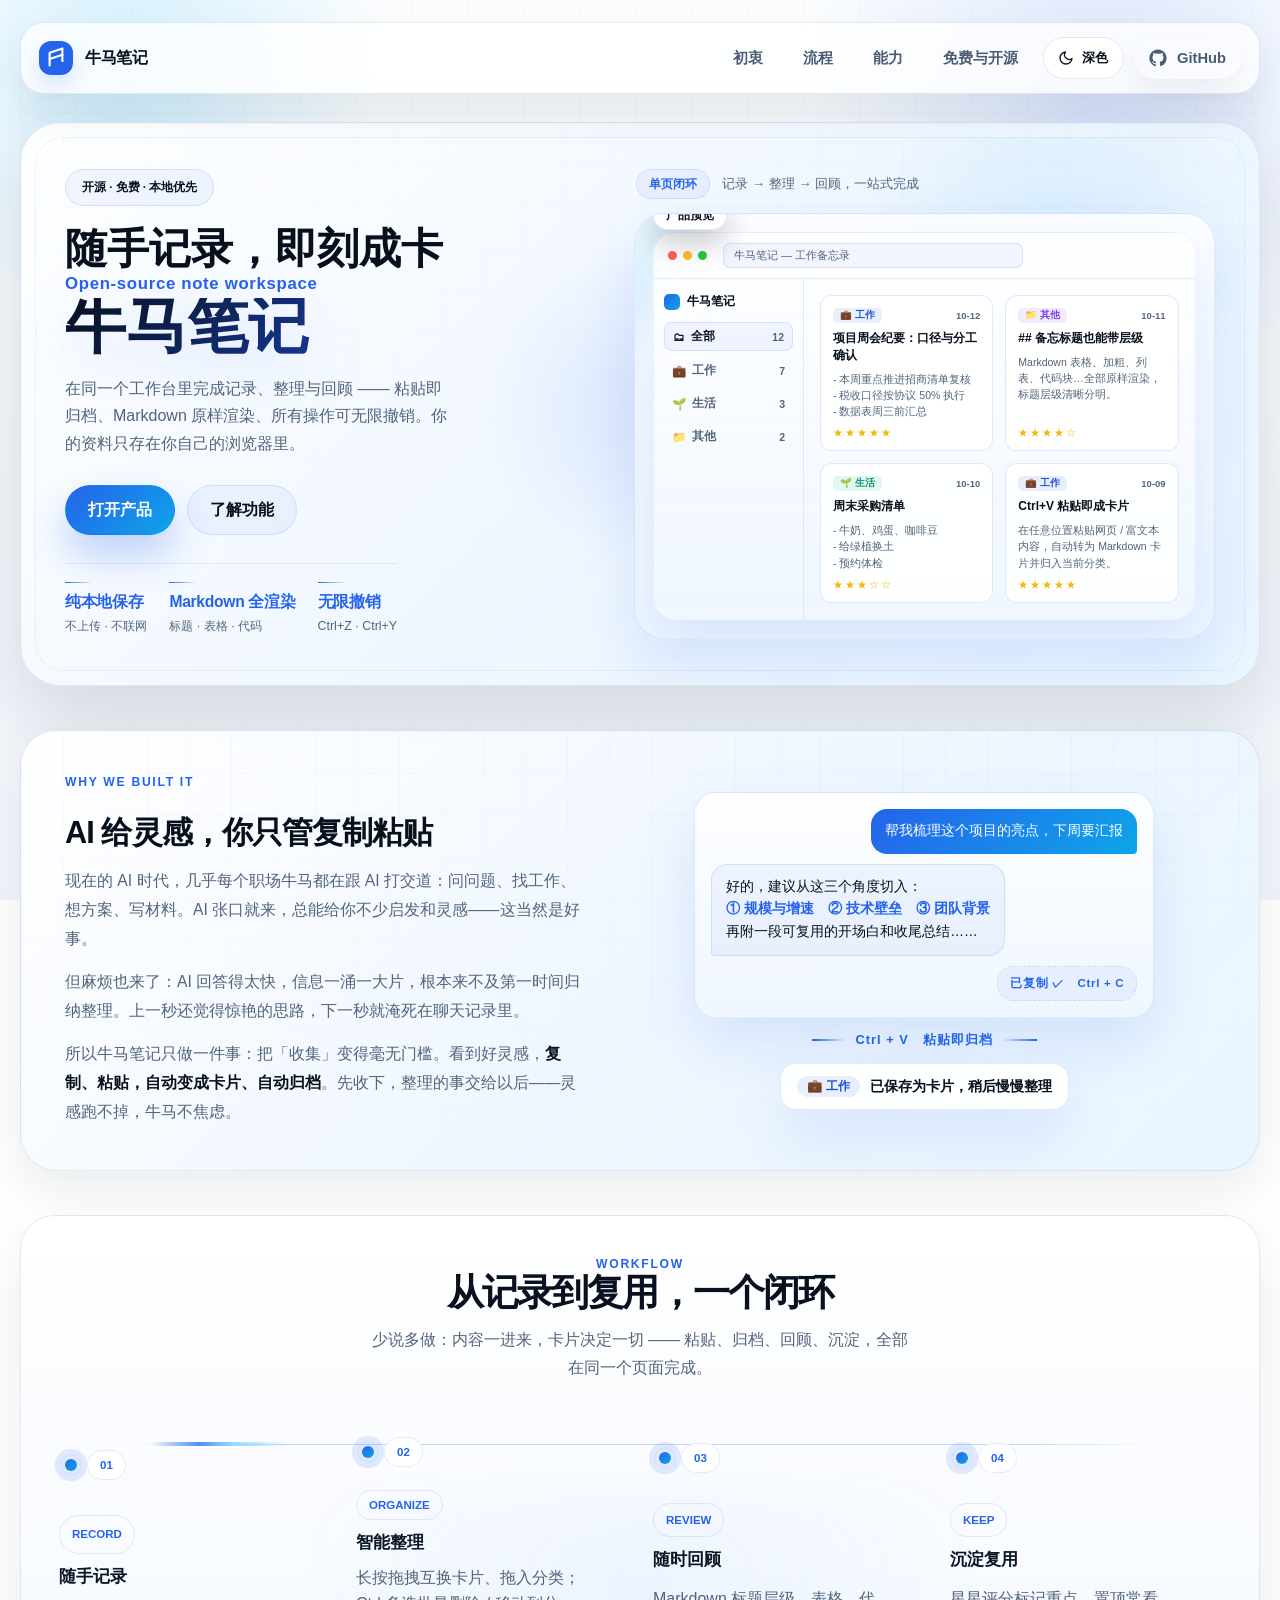
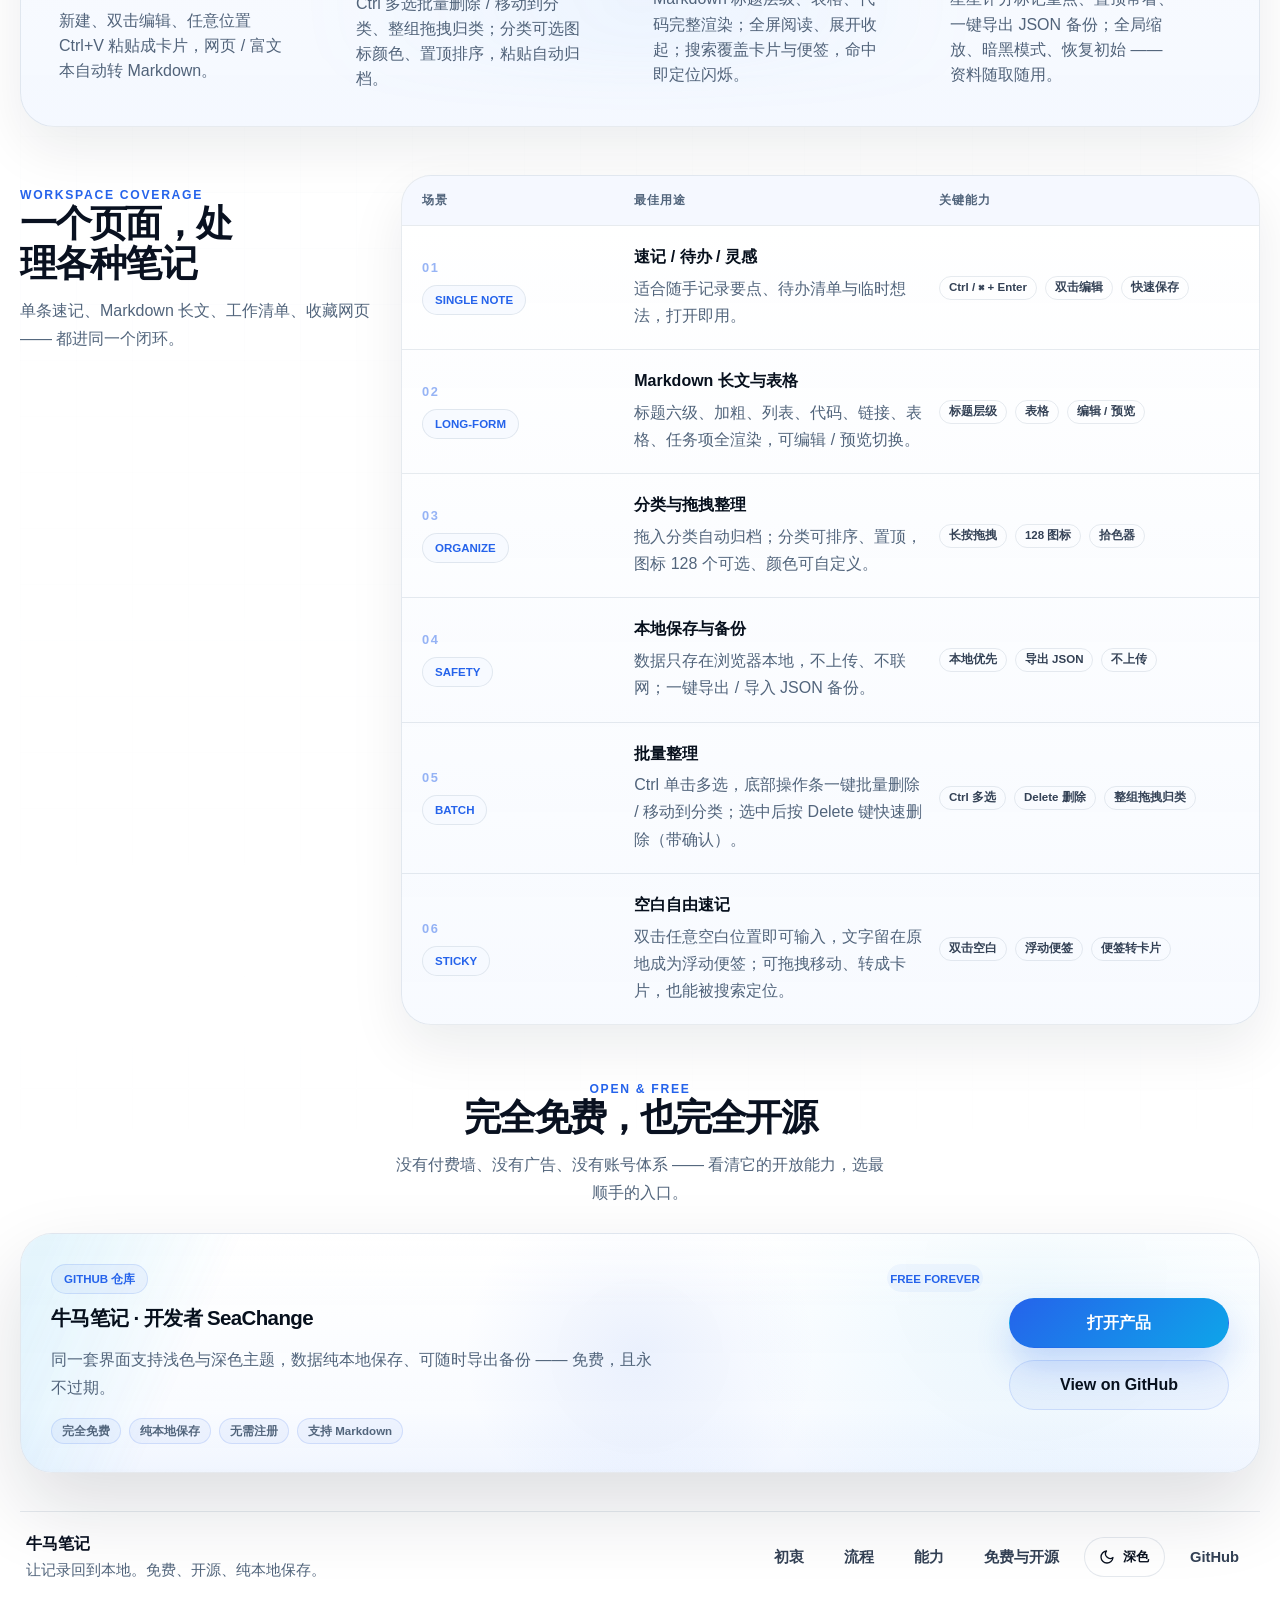
<file: index.html>
<!DOCTYPE html>
<html lang="zh-CN" data-theme="light">
<head>
<meta charset="UTF-8">
<meta name="viewport" content="width=device-width, initial-scale=1.0">
<title>牛马笔记 | 记录、整理、回顾，在一个免费本地工作台完成</title>
<link rel="icon" href="data:image/svg+xml,%3Csvg xmlns='http://www.w3.org/2000/svg' viewBox='0 0 64 64'%3E%3Crect width='64' height='64' rx='16' fill='%232563eb'/%3E%3Cpath d='M20 46V22l24-8v24' fill='none' stroke='%23fff' stroke-width='4' stroke-linecap='round' stroke-linejoin='round'/%3E%3Cpath d='M20 34l24-8' stroke='%23fff' stroke-width='4' stroke-linecap='round'/%3E%3C/svg%3E">
<link rel="stylesheet" href="https://miaoda.feishu.cn/fonts/css2?family=Noto+Sans+SC:wght@400;500;700;800&family=Sora:wght@500;600;700;800&display=swap">
<style>
:root{color-scheme:light;--page-top: #fbfdff;--page-bottom: #f1f5fb;--page-grid: rgba(148, 163, 184, .08);--glow-left: rgba(56, 189, 248, .2);--glow-right: rgba(37, 99, 235, .14);--surface: rgba(255, 255, 255, .82);--surface-strong: rgba(255, 255, 255, .94);--surface-alt: rgba(247, 250, 255, .92);--text: #091120;--text-strong: #07101d;--muted: #52657c;--muted-strong: #334155;--line: rgba(148, 163, 184, .22);--line-strong: rgba(37, 99, 235, .2);--accent: #2563eb;--accent-2: #0ea5e9;--shadow-sm: 0 12px 28px rgba(15, 23, 42, .06);--shadow-md: 0 22px 54px rgba(15, 23, 42, .08);--shadow-lg: 0 34px 80px rgba(15, 23, 42, .14);--header-bg: rgba(255, 255, 255, .78);--header-border: rgba(148, 163, 184, .24);--header-shadow: 0 18px 40px rgba(15, 23, 42, .08);--nav-text: #4b5d74;--nav-text-strong: #091120;--nav-hover-bg: rgba(255, 255, 255, .92);--nav-hover-border: rgba(148, 163, 184, .22);--hero-bg: linear-gradient(135deg, rgba(255, 255, 255, .96) 0%, rgba(239, 246, 255, .96) 52%, rgba(232, 245, 255, .94) 100%);--hero-border: rgba(148, 163, 184, .24);--hero-inner-border: rgba(37, 99, 235, .08);--hero-grid: rgba(37, 99, 235, .055);--hero-text: #07101d;--hero-muted: #52657c;--hero-chip-bg: rgba(37, 99, 235, .055);--hero-chip-border: rgba(37, 99, 235, .14);--hero-shot-border: rgba(37, 99, 235, .13);--hero-shot-bg: linear-gradient(180deg, rgba(255, 255, 255, .88), rgba(239, 246, 255, .82));--hero-shot-shadow: 0 26px 58px rgba(37, 99, 235, .13);--hero-divider: rgba(37, 99, 235, .12);--hero-glow-primary: rgba(37, 99, 235, .1);--hero-glow-secondary: rgba(14, 165, 233, .1);--hero-title-gradient: linear-gradient(135deg, #07101d 0%, #1d4ed8 50%, #0ea5e9 100%);--hero-accent-text: #2563eb;--hero-badge-bg: rgba(255, 255, 255, .94);--workflow-bg: linear-gradient(180deg, rgba(255, 255, 255, .94), rgba(244, 248, 255, .96));--workflow-border: rgba(148, 163, 184, .22);--workflow-line: rgba(37, 99, 235, .24);--workflow-text: #0b1626;--workflow-muted: #51637a;--matrix-bg: linear-gradient(180deg, rgba(255, 255, 255, .96), rgba(247, 250, 255, .92));--matrix-head-bg: rgba(37, 99, 235, .045);--repo-bg: linear-gradient(180deg, rgba(255, 255, 255, .96), rgba(247, 250, 255, .94));--repo-border: rgba(148, 163, 184, .24);--repo-text: #07101d;--repo-muted: #52657c;--repo-chip-bg: rgba(37, 99, 235, .055);--repo-chip-border: rgba(37, 99, 235, .14);--entry-bg: linear-gradient(180deg, rgba(255, 255, 255, .96), rgba(247, 250, 255, .92));--entry-hover-bg: linear-gradient(180deg, rgba(255, 255, 255, 1), rgba(245, 249, 255, .96))}html[data-theme=dark]{color-scheme:dark;--page-top: #030813;--page-bottom: #07101c;--page-grid: rgba(96, 165, 250, .08);--glow-left: rgba(56, 189, 248, .14);--glow-right: rgba(37, 99, 235, .16);--surface: rgba(9, 16, 29, .78);--surface-strong: rgba(10, 18, 33, .92);--surface-alt: rgba(11, 19, 36, .9);--text: #f4f8ff;--text-strong: #ffffff;--muted: #9fb0c8;--muted-strong: #d6e2f7;--line: rgba(96, 165, 250, .14);--line-strong: rgba(125, 211, 252, .22);--shadow-sm: 0 12px 28px rgba(2, 6, 23, .2);--shadow-md: 0 22px 56px rgba(2, 6, 23, .28);--shadow-lg: 0 32px 78px rgba(2, 6, 23, .42);--header-bg: rgba(8, 13, 24, .74);--header-border: rgba(96, 165, 250, .16);--header-shadow: 0 18px 38px rgba(2, 6, 23, .32);--nav-text: #d6e1f5;--nav-text-strong: #f8fbff;--nav-hover-bg: rgba(255, 255, 255, .05);--nav-hover-border: rgba(96, 165, 250, .16);--hero-bg: linear-gradient(132deg, #040a14 0%, #0a1324 48%, #050c18 100%);--hero-border: rgba(96, 165, 250, .16);--hero-inner-border: rgba(191, 219, 254, .06);--hero-grid: rgba(96, 165, 250, .08);--hero-text: #f8fbff;--hero-muted: #9fb0cb;--hero-chip-bg: rgba(255, 255, 255, .04);--hero-chip-border: rgba(96, 165, 250, .14);--hero-shot-border: rgba(96, 165, 250, .18);--hero-shot-bg: linear-gradient(180deg, rgba(255, 255, 255, .05), rgba(96, 165, 250, .04));--hero-shot-shadow: 0 30px 64px rgba(2, 6, 23, .42);--hero-divider: rgba(96, 165, 250, .14);--hero-glow-primary: rgba(96, 165, 250, .16);--hero-glow-secondary: rgba(59, 130, 246, .12);--hero-title-gradient: linear-gradient(135deg, #f8fbff 0%, #d7e6ff 42%, #5cbcff 100%);--hero-accent-text: #7dd3fc;--hero-badge-bg: rgba(5, 11, 20, .9);--workflow-bg: linear-gradient(180deg, rgba(7, 13, 24, .9), rgba(10, 17, 30, .92));--workflow-border: rgba(96, 165, 250, .14);--workflow-line: rgba(125, 211, 252, .28);--workflow-text: #f8fbff;--workflow-muted: #9fb0cb;--matrix-bg: linear-gradient(180deg, rgba(8, 15, 28, .92), rgba(10, 18, 34, .9));--matrix-head-bg: rgba(255, 255, 255, .03);--repo-bg: linear-gradient(135deg, rgba(6, 11, 20, .98), rgba(12, 21, 38, .96));--repo-border: rgba(125, 211, 252, .18);--repo-text: #f8fbff;--repo-muted: #b7c7de;--repo-chip-bg: rgba(255, 255, 255, .04);--repo-chip-border: rgba(125, 211, 252, .14);--entry-bg: linear-gradient(180deg, rgba(9, 16, 29, .92), rgba(10, 18, 33, .88));--entry-hover-bg: linear-gradient(180deg, rgba(10, 18, 33, .94), rgba(13, 22, 40, .9))}*{box-sizing:border-box}html{scroll-behavior:smooth;overflow-x:clip}body{margin:0;min-width:320px;font-family:Noto Sans SC,sans-serif;color:var(--text);background:radial-gradient(circle at 10% 8%,var(--glow-left),transparent 18%),radial-gradient(circle at 86% 10%,var(--glow-right),transparent 22%),linear-gradient(180deg,var(--page-top) 0%,var(--page-bottom) 100%);background-attachment:fixed;overflow-x:clip}html[data-locale=en] body{font-family:Sora,Noto Sans SC,sans-serif}html[data-locale=zh-CN] .hero h1,html[data-locale=zh-CN] .section h2,html[data-locale=zh-CN] .workflow-node h3,html[data-locale=zh-CN] .scenario-row__body h3{font-family:Noto Sans SC,sans-serif}a{color:inherit;text-decoration:none}img{display:block;max-width:100%}button{font:inherit}figure{margin:0}#app{min-height:100vh}.site-shell{position:relative;isolation:isolate;width:min(1240px,calc(100vw - 32px));margin:0 auto;padding:22px 0 64px}.site-background{position:absolute;inset:0;z-index:-1;overflow:hidden;pointer-events:none}.site-glow{position:absolute;filter:blur(56px);opacity:.55}.site-glow--left{top:72px;left:-80px;width:320px;height:320px;background:radial-gradient(circle,var(--glow-left) 0%,transparent 72%);animation:siteGlowDriftLeft 18s ease-in-out infinite}.site-glow--right{top:28px;right:-56px;width:380px;height:380px;background:radial-gradient(circle,var(--glow-right) 0%,transparent 74%);animation:siteGlowDriftRight 22s ease-in-out infinite}.site-grid{position:absolute;inset:0;background-image:linear-gradient(var(--page-grid) 1px,transparent 1px),linear-gradient(90deg,var(--page-grid) 1px,transparent 1px);background-size:56px 56px;-webkit-mask-image:linear-gradient(180deg,rgba(0,0,0,.55),transparent 88%);mask-image:linear-gradient(180deg,rgba(0,0,0,.55),transparent 88%);animation:siteGridShift 30s linear infinite}.site-header{position:sticky;top:14px;z-index:30;display:flex;align-items:center;justify-content:space-between;gap:18px;padding:14px 18px;border:1px solid var(--header-border);border-radius:24px;background:var(--header-bg);-webkit-backdrop-filter:blur(18px);backdrop-filter:blur(18px);box-shadow:var(--header-shadow)}.site-brand{display:inline-flex;align-items:center;gap:12px;min-width:0}.site-brand__logo{width:34px;height:34px;border-radius:12px;box-shadow:0 10px 22px #2563eb29}.site-brand__text{font-family:Sora,sans-serif;font-size:1rem;font-weight:700;letter-spacing:-.02em;white-space:nowrap}.site-menu-button{display:none;width:44px;height:44px;padding:10px;border:1px solid var(--header-border);border-radius:14px;background:var(--surface-strong);color:var(--nav-text-strong);cursor:pointer}.site-menu-button span{display:block;height:2px;margin:5px 0;border-radius:999px;background:currentColor}.site-nav{display:flex;align-items:center;gap:10px}.site-nav a,.theme-switch,.locale-switch{display:inline-flex;align-items:center;justify-content:center;min-height:42px;padding:0 14px;border:1px solid transparent;border-radius:999px;color:var(--nav-text);background:transparent;font-size:.92rem;font-weight:600;transition:color .18s ease,border-color .18s ease,background-color .18s ease,box-shadow .18s ease,transform .18s ease;cursor:pointer}.site-nav a:hover,.theme-switch:hover,.locale-switch:hover{color:var(--nav-text-strong);background:var(--nav-hover-bg);border-color:var(--nav-hover-border);box-shadow:var(--shadow-sm);transform:translateY(-1px)}.github-pill{display:inline-flex;align-items:center;gap:10px;min-height:42px;padding:0 8px 0 10px;border:1px solid var(--header-border);border-radius:999px;background:var(--surface-strong);color:var(--nav-text-strong);box-shadow:var(--shadow-sm);transition:transform .18s ease,box-shadow .18s ease,border-color .18s ease}.github-pill:hover{transform:translateY(-1px);border-color:var(--line-strong);box-shadow:var(--shadow-md)}.github-pill__icon{display:inline-flex;width:18px;height:18px}.github-pill__icon svg{width:100%;height:100%}.github-pill__text{font-size:.92rem;font-weight:700}.github-pill__badge{height:20px;border-radius:999px}.theme-switch{gap:8px;background:var(--surface-strong);border-color:var(--header-border);color:var(--nav-text-strong)}.theme-switch__icon{display:inline-flex;width:16px;height:16px}.theme-switch__icon svg{width:100%;height:100%}.theme-switch__label,.locale-switch{font-family:Sora,sans-serif;font-size:.8rem;font-weight:700;letter-spacing:.04em}.section{position:relative;margin-top:44px}.section-head{max-width:760px}.section-head--center{margin:0 auto;text-align:center}.section-kicker{margin:0 0 12px;color:var(--accent);font-family:Sora,sans-serif;font-size:.76rem;font-weight:700;letter-spacing:.14em;text-transform:uppercase}html[data-locale=zh-CN] .section-kicker,html[data-locale=zh-CN] .eyebrow,html[data-locale=zh-CN] .signal-label,html[data-locale=zh-CN] .proof-strip__label{letter-spacing:.04em}.section h2{margin:0;font-family:Sora,sans-serif;font-size:clamp(2rem,2.9vw,3rem);line-height:1.08;letter-spacing:-.05em;text-wrap:balance}.section-lead{max-width:32rem;margin:14px 0 0;color:var(--muted);line-height:1.75}[data-reveal]{opacity:0;filter:blur(10px);transform:translate3d(0,24px,0);transition:opacity .68s cubic-bezier(.22,1,.36,1),transform .68s cubic-bezier(.22,1,.36,1),filter .76s cubic-bezier(.22,1,.36,1);transition-delay:var(--reveal-delay, 0ms);will-change:opacity,transform,filter}[data-reveal].is-visible{opacity:1;filter:blur(0);transform:translateZ(0)}.button{display:inline-flex;align-items:center;justify-content:center;position:relative;min-height:50px;padding:0 22px;border:1px solid var(--line);border-radius:999px;background:var(--surface-strong);color:var(--text-strong);font-weight:700;overflow:hidden;transition:transform .18s ease,box-shadow .18s ease,border-color .18s ease,background-color .18s ease}.button:hover{transform:translateY(-1px);border-color:var(--line-strong);box-shadow:var(--shadow-sm)}.button--primary{border-color:transparent;background:linear-gradient(135deg,var(--accent),var(--accent-2));color:#fff;box-shadow:0 18px 34px #2563eb38}.button--primary:before{content:"";position:absolute;inset:-2px auto -2px -28%;width:34%;background:linear-gradient(90deg,transparent 0%,rgba(255,255,255,.7) 52%,transparent 100%);opacity:0;transform:skew(-20deg) translate(-180%);transition:transform .72s cubic-bezier(.22,1,.36,1),opacity .32s ease;pointer-events:none}.button--primary:hover:before{opacity:.88;transform:skew(-20deg) translate(430%)}.hero{position:relative;--hero-pointer-x: 50%;--hero-pointer-y: 50%;--hero-tilt-x: 0deg;--hero-tilt-y: 0deg;--hero-shift-x: 0px;--hero-shift-y: 0px;display:grid;grid-template-columns:minmax(0,.95fr) minmax(500px,1.05fr);gap:44px;margin-top:28px;padding:46px 44px;border:1px solid var(--hero-border);border-radius:40px;background:var(--hero-bg);box-shadow:var(--shadow-lg);perspective:1600px;overflow:hidden}.hero:before{content:"";position:absolute;inset:0;background-image:linear-gradient(var(--hero-grid) 1px,transparent 1px),linear-gradient(90deg,var(--hero-grid) 1px,transparent 1px);background-size:42px 42px;background-position:0 0;-webkit-mask-image:linear-gradient(180deg,rgba(0,0,0,.74),transparent 94%);mask-image:linear-gradient(180deg,rgba(0,0,0,.74),transparent 94%);opacity:.5;animation:heroGridDrift 24s linear infinite;pointer-events:none}.hero:after{content:"";position:absolute;inset:14px;border-radius:28px;box-shadow:inset 0 0 0 1px var(--hero-inner-border);background:radial-gradient(circle at var(--hero-pointer-x, 50%) var(--hero-pointer-y, 50%),var(--hero-glow-primary),transparent 24%),radial-gradient(circle at 84% 22%,var(--hero-glow-secondary),transparent 18%);pointer-events:none}.hero-copy,.hero-visual{position:relative;z-index:1}.hero-copy{display:grid;align-content:start;color:var(--hero-text)}.eyebrow{display:inline-flex;align-items:center;gap:10px;width:fit-content;padding:10px 16px;border:1px solid var(--hero-chip-border);border-radius:999px;background:var(--hero-chip-bg);color:var(--hero-text);font-family:Sora,sans-serif;font-size:.72rem;font-weight:700;text-transform:uppercase}.eyebrow img{width:16px;height:16px;border-radius:999px}.hero-title{display:grid;gap:4px;margin:22px 0 0}.hero-title__line{display:block;max-width:100%}.hero-title__line--top{color:var(--hero-text);font-family:Sora,sans-serif;font-size:clamp(2.4rem,3.3vw,3.65rem);font-weight:700;line-height:1;letter-spacing:0}.hero-title__line--mid{color:var(--hero-accent-text);font-family:Sora,sans-serif;font-size:clamp(1.05rem,1.25vw,1.26rem);font-weight:700;line-height:1.18;letter-spacing:.04em}.hero-title__line--bottom{color:transparent;font-family:Sora,sans-serif;font-size:clamp(3.5rem,4.8vw,5.4rem);font-weight:800;line-height:.92;letter-spacing:0;background:var(--hero-title-gradient);background-size:180% 100%;background-position:0% 50%;-webkit-background-clip:text;background-clip:text;filter:drop-shadow(0 16px 30px rgba(37,99,235,.18));animation:heroTitleShift 11s ease-in-out infinite}.hero-lead{max-width:24rem;margin:20px 0 0;color:var(--hero-muted);line-height:1.72}.hero-actions{display:flex;flex-wrap:wrap;gap:12px;margin-top:28px}.hero .button{background:var(--hero-chip-bg);border-color:var(--hero-chip-border);color:var(--hero-text);box-shadow:none}.hero .button:hover{border-color:#7dd3fc47;box-shadow:0 16px 30px #2563eb1f}.hero .button--primary{border-color:transparent;background:linear-gradient(135deg,var(--accent),var(--accent-2));color:#fff;box-shadow:0 20px 38px #2563eb47}.hero-proof{display:grid;grid-template-columns:repeat(3,minmax(0,max-content));gap:22px;align-items:start;width:fit-content;max-width:100%;margin-top:28px;padding-top:18px;border-top:1px solid var(--hero-divider)}.hero-stat{position:relative;display:grid;gap:4px;padding-top:10px;animation:heroStatFloat 7s ease-in-out infinite}.hero-stat:before{content:"";position:absolute;top:0;left:0;width:28px;height:1px;background:linear-gradient(90deg,var(--hero-accent-text),transparent 100%)}.hero-stat:nth-child(2){animation-delay:.5s}.hero-stat:nth-child(3){animation-delay:1s}.hero-stat strong{color:var(--hero-accent-text);font-family:Sora,sans-serif;font-size:.98rem;font-weight:800;letter-spacing:-.02em}.hero-stat span{color:var(--hero-muted);font-size:.78rem;line-height:1.45}.hero-visual{display:grid;align-content:start;gap:14px;color:var(--hero-text)}.hero-visual__meta{display:flex;align-items:baseline;gap:12px;padding:0 2px}.hero-visual__meta p{margin:0;color:var(--hero-muted);font-size:.82rem;line-height:1.35}.signal-label,.proof-strip__label,.workflow-index,.workflow-card__label,.scenario-card__label{display:inline-flex;align-items:center;justify-content:center;width:fit-content;min-height:30px;padding:0 12px;border-radius:999px;font-family:Sora,sans-serif;font-size:.72rem;font-weight:700;text-transform:uppercase}.signal-label{border:1px solid var(--hero-chip-border);background:var(--hero-chip-bg);color:var(--hero-accent-text)}.hero-shot{position:relative;padding:18px;border:1px solid var(--hero-shot-border);border-radius:30px;background:var(--hero-shot-bg);box-shadow:var(--hero-shot-shadow);overflow:hidden;transform:translate3d(var(--hero-shift-x, 0px),calc(var(--hero-shift-y, 0px) * -.55),0) rotateX(var(--hero-tilt-x, 0deg)) rotateY(var(--hero-tilt-y, 0deg));transform-style:preserve-3d;transition:transform .22s ease,box-shadow .22s ease,border-color .22s ease;will-change:transform,box-shadow}.hero-shot:before{content:"";position:absolute;inset:-12% auto -18% -34%;z-index:0;width:44%;background:linear-gradient(90deg,transparent 0%,rgba(96,165,250,.05) 24%,rgba(125,211,252,.25) 52%,rgba(255,255,255,.1) 64%,transparent 100%);filter:blur(8px);opacity:.9;transform:skew(-24deg);animation:heroScanSweep 7.5s cubic-bezier(.45,.05,.55,.95) infinite;pointer-events:none}.hero-shot:after{content:"";position:absolute;inset:0;border-radius:inherit;background:linear-gradient(180deg,rgba(255,255,255,.08),transparent 26%,transparent 76%,rgba(255,255,255,.04)),repeating-linear-gradient(180deg,rgba(255,255,255,.035),rgba(255,255,255,.035) 1px,transparent 1px,transparent 6px);pointer-events:none}.hero-shot__badge{position:absolute;top:-14px;left:18px;z-index:2;display:inline-flex;align-items:center;min-height:30px;padding:0 12px;border:1px solid var(--hero-chip-border);border-radius:999px;background:var(--hero-badge-bg);color:var(--hero-text);font-family:Sora,sans-serif;font-size:.72rem;font-weight:700;text-transform:uppercase;box-shadow:0 12px 30px #0206173d;animation:badgeFloat 6s ease-in-out infinite}.hero-shot img{position:relative;z-index:1;width:100%;border:1px solid rgba(96,165,250,.1);border-radius:22px;transform:translateZ(18px)}.proof-strip__facts,.scenario-row__tags{display:flex;flex-wrap:wrap;gap:8px}.proof-strip__facts span,.scenario-row__tags span{display:inline-flex;align-items:center;min-height:26px;padding:0 10px;border:1px solid var(--line);border-radius:999px;background:var(--surface-strong);color:var(--muted-strong);font-size:.72rem;font-weight:600}.button--light{border-color:var(--repo-chip-border);background:#2563eb0e;color:var(--repo-text);box-shadow:none}.button--light:hover{background:#2563eb17;border-color:#2563eb33;box-shadow:0 18px 34px #2563eb1f}.section--workflow{position:relative;padding:38px 36px 34px;border:1px solid var(--workflow-border);border-radius:34px;background:var(--workflow-bg);box-shadow:var(--shadow-md);overflow:hidden}.section--workflow:before{content:"";position:absolute;inset:auto 10% 10%;height:180px;background:radial-gradient(circle at 50% 50%,rgba(96,165,250,.12),transparent 68%);filter:blur(24px);opacity:.55;pointer-events:none}.workflow-head{max-width:42rem}.workflow-head .section-lead{max-width:34rem;margin-left:auto;margin-right:auto}.workflow-line{position:relative;display:grid;grid-template-columns:repeat(4,minmax(0,1fr));gap:22px;margin-top:42px;padding-top:8px}.workflow-line:before{content:"";position:absolute;top:20px;left:6%;right:6%;height:1px;background:linear-gradient(90deg,transparent 0%,var(--workflow-line) 12%,var(--workflow-line) 88%,transparent 100%)}.workflow-line:after{content:"";position:absolute;top:18px;left:8%;width:12%;height:4px;border-radius:999px;background:linear-gradient(90deg,transparent 0%,rgba(59,130,246,.96) 35%,rgba(125,211,252,.88) 58%,transparent 100%);filter:blur(.3px);opacity:.92;animation:workflowSignalHorizontal 4.8s ease-in-out infinite}.workflow-node{position:relative;display:grid;gap:18px}.workflow-node--2,.workflow-node--3,.workflow-node--4{margin-top:0}.workflow-node__marker{position:relative;z-index:1;display:flex;align-items:center;min-height:40px}.workflow-node__marker:before{content:"";position:absolute;left:14px;top:50%;width:12px;height:12px;border-radius:999px;background:linear-gradient(135deg,var(--accent),var(--accent-2));box-shadow:0 0 0 10px #2563eb1f;transform:translate(-50%,-50%);animation:workflowPulse 2.8s ease-in-out infinite}.workflow-node__marker:after{content:"";position:absolute;left:14px;top:50%;width:24px;height:24px;border:1px solid rgba(96,165,250,.26);border-radius:999px;transform:translate(-50%,-50%) scale(.82);opacity:.76;animation:workflowRing 2.8s ease-out infinite}.workflow-node--2 .workflow-node__marker:before,.workflow-node--2 .workflow-node__marker:after{animation-delay:.48s}.workflow-node--3 .workflow-node__marker:before,.workflow-node--3 .workflow-node__marker:after{animation-delay:.96s}.workflow-index{position:relative;z-index:1;margin-left:30px;border:1px solid var(--workflow-border);background:var(--surface-strong);color:var(--accent)}.workflow-node__body{display:grid;gap:12px;max-width:16rem;padding-left:2px;transition:transform .18s ease}.workflow-card__label{border:1px solid var(--workflow-border);background:transparent;color:var(--accent)}.workflow-node h3{margin:0;color:var(--workflow-text);font-size:clamp(1.08rem,1.25vw,1.26rem);line-height:1.24;letter-spacing:0}.workflow-node p{max-width:14rem;margin:0;color:var(--workflow-muted);line-height:1.58}.workflow-node:hover .workflow-node__body{transform:translateY(-2px)}.section--scenario{padding-top:4px}.scenario-layout{display:grid;grid-template-columns:minmax(0,.58fr) minmax(0,1.42fr);gap:30px;align-items:start}.scenario-head{max-width:23rem;padding-top:10px}.scenario-head .section-lead{max-width:23rem}.scenario-matrix{border:1px solid var(--line);border-radius:30px;background:var(--matrix-bg);box-shadow:var(--shadow-md);overflow:clip}.scenario-matrix__head,.scenario-row{display:grid;grid-template-columns:minmax(118px,.68fr) minmax(178px,1fr) minmax(0,1.04fr);gap:16px;align-items:center;min-width:0}.scenario-matrix__head{padding:16px 20px;background:var(--matrix-head-bg);color:var(--muted);font-family:Sora,sans-serif;font-size:.76rem;font-weight:700;letter-spacing:.08em;text-transform:uppercase}.scenario-row{padding:20px;border-top:1px solid var(--line);transition:background-color .18s ease}.scenario-row:hover{background:#ffffff0a}.scenario-row__meta{display:grid;gap:10px;min-width:0}.scenario-row__index{color:#2563eb7a;font-family:Sora,sans-serif;font-size:.8rem;font-weight:800;letter-spacing:.12em}.scenario-card__label{border:1px solid var(--line);background:var(--surface-alt);color:var(--accent)}.scenario-row__body h3{margin:0 0 7px;color:var(--text-strong);font-size:1rem;line-height:1.36}.scenario-row__body p{max-width:20rem;margin:0;color:var(--muted);line-height:1.7}.scenario-row__tags{align-content:start;min-width:0}.scenario-row__tags span{background:transparent;min-height:24px;padding:3px 9px;white-space:normal;line-height:1.35}.section--access{margin-top:54px}.section--access .section-head{max-width:31rem}.proof-strip{position:relative;--proof-pointer-x: 50%;--proof-pointer-y: 50%;--proof-tilt-x: 0deg;--proof-tilt-y: 0deg;--proof-shift-x: 0px;--proof-shift-y: 0px;display:grid;grid-template-columns:minmax(0,1fr) minmax(220px,auto);gap:26px;align-items:center;margin-top:26px;padding:30px 30px 28px;border:1px solid var(--repo-border);border-radius:32px;background:var(--repo-bg);color:var(--repo-text);box-shadow:var(--shadow-lg);transform:perspective(1200px) translate3d(calc(var(--proof-shift-x, 0px) * .2),calc(var(--proof-shift-y, 0px) * -.2),0) rotateX(calc(var(--proof-tilt-x, 0deg) * .35)) rotateY(calc(var(--proof-tilt-y, 0deg) * .35));transition:transform .22s ease,box-shadow .22s ease,border-color .22s ease;overflow:hidden}.proof-strip:before{content:"";position:absolute;inset:0;background:linear-gradient(180deg,rgba(255,255,255,.5),transparent 30%,transparent 74%,rgba(37,99,235,.035)),radial-gradient(circle at var(--proof-pointer-x, 50%) var(--proof-pointer-y, 50%),rgba(37,99,235,.08),transparent 28%),radial-gradient(circle at 82% 16%,rgba(14,165,233,.08),transparent 30%);pointer-events:none}.proof-strip:after{content:"";position:absolute;inset:-36% auto -36% -20%;width:34%;background:linear-gradient(90deg,transparent 0%,rgba(37,99,235,.04) 28%,rgba(14,165,233,.14) 52%,transparent 100%);filter:blur(12px);opacity:.8;transform:skew(-24deg);animation:proofSweep 9.4s ease-in-out infinite;pointer-events:none}.proof-strip__main,.proof-strip__actions{position:relative;z-index:1}.proof-strip__top{display:flex;align-items:flex-start;justify-content:space-between;gap:18px}.proof-strip__title{display:grid;gap:10px}.proof-strip__label{border:1px solid var(--repo-chip-border);background:var(--repo-chip-bg);color:var(--accent)}.proof-strip__title strong{font-family:Sora,sans-serif;font-size:clamp(1.22rem,1.6vw,1.52rem);font-weight:700;letter-spacing:-.03em}.proof-strip__stars{height:28px;border-radius:999px;flex-shrink:0}.proof-strip p{max-width:38rem;margin:14px 0 0;color:var(--repo-muted);line-height:1.75}.proof-strip__facts{margin-top:16px}.proof-strip__facts span{border-color:var(--repo-chip-border);background:var(--repo-chip-bg);color:var(--repo-muted)}.proof-strip__actions{display:grid;gap:12px}.proof-strip__actions .button{min-width:220px}.entry-shelf{display:grid;grid-template-columns:repeat(4,minmax(0,1fr));gap:14px;margin-top:18px}.entry-card{position:relative;display:grid;gap:10px;min-height:148px;padding:20px 18px;border:1px solid var(--line);border-radius:24px;background:var(--entry-bg);box-shadow:var(--shadow-sm);overflow:hidden;transition:transform .18s ease,box-shadow .18s ease,border-color .18s ease,background-color .18s ease}.entry-card:before{content:"";position:absolute;inset:0 auto auto 0;width:100%;height:3px;background:linear-gradient(90deg,#2563eb94,#0ea5e900);opacity:.7;transform-origin:left center;animation:entrySignal 6s ease-in-out infinite}.entry-card:after{content:"";position:absolute;right:18px;bottom:18px;width:28px;height:28px;border:1px solid var(--line);border-radius:999px;background:#2563eb0a;opacity:0;transform:translate3d(-6px,6px,0);transition:opacity .18s ease,transform .18s ease,border-color .18s ease,background-color .18s ease}.entry-card:hover{transform:translateY(-2px);border-color:var(--line-strong);background:var(--entry-hover-bg);box-shadow:var(--shadow-md)}.entry-card:hover:after{opacity:1;transform:translateZ(0);border-color:var(--line-strong);background:#2563eb14}.entry-card:nth-child(2):before{animation-delay:.6s}.entry-card:nth-child(3):before{animation-delay:1.2s}.entry-card:nth-child(4):before{animation-delay:1.8s}.entry-card strong{position:relative;z-index:1;color:var(--text-strong);font-size:1rem;line-height:1.36}.entry-card span{position:relative;z-index:1;max-width:15ch;color:var(--muted);font-size:.92rem;line-height:1.68}.site-footer{display:flex;align-items:center;justify-content:space-between;gap:24px;margin-top:38px;padding:22px 6px 8px;border-top:1px solid var(--line)}.site-footer__copy{display:grid;gap:6px}.site-footer__copy strong{font-family:Sora,sans-serif;font-size:1rem;font-weight:700}.site-footer__copy p{margin:0;color:var(--muted);font-size:.92rem}.site-footer__links{display:flex;align-items:center;justify-content:flex-end;flex-wrap:wrap;gap:10px}.site-footer__links a{display:inline-flex;align-items:center;justify-content:center;min-height:40px;padding:0 14px;border:1px solid transparent;border-radius:999px;color:var(--muted-strong);font-size:.92rem;font-weight:600;transition:color .18s ease,border-color .18s ease,background-color .18s ease,box-shadow .18s ease}.site-footer__links a:hover{color:var(--text-strong);background:var(--surface-strong);border-color:var(--line);box-shadow:var(--shadow-sm)}.site-footer .theme-switch,.site-footer .locale-switch{min-height:40px}@keyframes siteGlowDriftLeft{0%,to{transform:translateZ(0) scale(1);opacity:.52}50%{transform:translate3d(28px,20px,0) scale(1.08);opacity:.7}}@keyframes siteGlowDriftRight{0%,to{transform:translateZ(0) scale(1);opacity:.48}50%{transform:translate3d(-32px,26px,0) scale(1.1);opacity:.66}}@keyframes siteGridShift{0%{background-position:0 0,0 0}to{background-position:0 56px,56px 0}}@keyframes heroGridDrift{0%{background-position:0 0,0 0}to{background-position:0 42px,42px 0}}@keyframes heroTitleShift{0%,to{background-position:0% 50%;filter:drop-shadow(0 16px 30px rgba(37,99,235,.18))}50%{background-position:100% 50%;filter:drop-shadow(0 20px 40px rgba(37,99,235,.28))}}@keyframes heroScanSweep{0%,14%{transform:translate3d(-180%,0,0) skew(-24deg);opacity:0}22%{opacity:.95}46%{transform:translate3d(340%,0,0) skew(-24deg);opacity:.7}to{transform:translate3d(340%,0,0) skew(-24deg);opacity:0}}@keyframes badgeFloat{0%,to{transform:translateY(0)}50%{transform:translateY(-3px)}}@keyframes heroStatFloat{0%,to{transform:translateY(0)}50%{transform:translateY(-3px)}}@keyframes workflowPulse{0%,to{box-shadow:0 0 0 10px #2563eb1a;transform:translate(-50%,-50%) scale(1)}50%{box-shadow:0 0 0 16px #2563eb0d;transform:translate(-50%,-50%) scale(1.08)}}@keyframes workflowRing{0%{opacity:.72;transform:translate(-50%,-50%) scale(.78)}70%{opacity:0;transform:translate(-50%,-50%) scale(1.5)}to{opacity:0;transform:translate(-50%,-50%) scale(1.5)}}@keyframes workflowSignalHorizontal{0%{transform:translate(0);opacity:0}12%{opacity:1}72%{opacity:.95}to{transform:translate(610%);opacity:0}}@keyframes workflowSignalVertical{0%{transform:translateY(0);opacity:0}14%{opacity:1}72%{opacity:.92}to{transform:translateY(360%);opacity:0}}@keyframes proofSweep{0%,12%{transform:translate3d(-180%,0,0) skew(-24deg);opacity:0}24%{opacity:.86}52%{transform:translate3d(420%,0,0) skew(-24deg);opacity:.72}to{transform:translate3d(420%,0,0) skew(-24deg);opacity:0}}@keyframes entrySignal{0%,to{opacity:.52;transform:scaleX(.48)}50%{opacity:.9;transform:scaleX(1)}}@media(max-width:1100px){.site-shell{width:min(100vw - 24px,1240px)}.hero{grid-template-columns:1fr;gap:30px;padding:40px 34px}.hero-visual{max-width:820px}.scenario-layout{grid-template-columns:1fr;gap:28px}.scenario-head{max-width:38rem;padding-top:0}.proof-strip{grid-template-columns:1fr}.proof-strip__actions{grid-template-columns:repeat(2,minmax(0,1fr))}.proof-strip__actions .button{min-width:0;width:100%}.entry-shelf{grid-template-columns:repeat(2,minmax(0,1fr))}}@media(max-width:920px){.site-shell{width:min(100vw - 18px,1240px);padding-top:14px}.site-header{padding:12px 14px;border-radius:20px}.site-menu-button{display:inline-flex;align-items:center;justify-content:center}.site-nav{position:absolute;top:calc(100% + 10px);left:0;right:0;display:none;flex-direction:column;align-items:stretch;padding:14px;border:1px solid var(--header-border);border-radius:20px;background:var(--header-bg);-webkit-backdrop-filter:blur(18px);backdrop-filter:blur(18px);box-shadow:var(--header-shadow)}.site-nav--open{display:flex}.site-nav a,.github-pill,.theme-switch,.locale-switch{width:100%;justify-content:space-between}.hero{padding:34px 24px;border-radius:32px}.hero-title__line--top{font-size:clamp(2rem,7vw,3.1rem)}.hero-title__line--bottom{font-size:clamp(3rem,12vw,4.8rem)}.hero-proof{grid-template-columns:repeat(2,minmax(0,max-content));gap:16px 20px}.section{margin-top:36px}.section--workflow{padding:32px 24px}.workflow-line{grid-template-columns:1fr;gap:26px;margin-top:34px;padding:2px 0 0 6px}.workflow-line:before{inset:0 auto 0 13px;width:1px;height:auto;background:linear-gradient(180deg,transparent 0%,var(--workflow-line) 12%,var(--workflow-line) 88%,transparent 100%)}.workflow-line:after{top:0;left:11px;width:4px;height:22%;background:linear-gradient(180deg,transparent 0%,rgba(59,130,246,.95) 34%,rgba(125,211,252,.9) 56%,transparent 100%);animation:workflowSignalVertical 4.8s ease-in-out infinite}.workflow-node,.workflow-node--2,.workflow-node--3{margin-top:0}.workflow-node__marker{min-height:32px}.workflow-node__body{max-width:none;padding-left:22px}.workflow-node p{max-width:none}.scenario-matrix{border-radius:24px}.scenario-matrix__head{display:none}.scenario-row{grid-template-columns:1fr;gap:14px;padding:20px 18px}.scenario-row__body p{max-width:none}.scenario-row__tags span{background:var(--surface-alt)}.proof-strip{padding:26px 22px 24px;border-radius:28px}.proof-strip__top{flex-direction:column;align-items:flex-start}.proof-strip__actions{grid-template-columns:1fr}.site-footer{flex-direction:column;align-items:flex-start}.site-footer__links{justify-content:flex-start}}@media(max-width:680px){.site-shell{width:calc(100vw - 14px);padding-bottom:42px}.site-brand__text{font-size:.92rem}.hero{margin-top:20px;padding:30px 18px 24px;gap:24px}.hero-title{gap:6px;margin-top:16px}.hero-title__line--mid{font-size:.98rem}.hero-lead{max-width:18rem}.hero-actions{display:grid;grid-template-columns:1fr}.hero-actions .button{width:100%}.hero-proof{grid-template-columns:1fr;gap:12px}.hero-shot{padding:14px;border-radius:24px;transform:none}.hero-shot img{border-radius:16px}.section h2{font-size:clamp(1.62rem,8vw,2.18rem)}.section-lead,.workflow-node p,.scenario-row__body p,.proof-strip p,.entry-card span{line-height:1.64}.section--workflow{padding:28px 18px}.entry-shelf{grid-template-columns:1fr}.entry-card{min-height:132px}.site-footer__links{width:100%}.site-footer__links a,.site-footer .theme-switch,.site-footer .locale-switch{width:100%;justify-content:center}}@media(prefers-reduced-motion:reduce){html{scroll-behavior:auto}*,*:before,*:after{animation-duration:.01ms!important;animation-iteration-count:1!important;transition-duration:.01ms!important;scroll-behavior:auto!important}[data-reveal]{opacity:1!important;transform:none!important}}

/* ===== 产品预览面板（hero 截图位） ===== */
.shot-panel{position:relative;z-index:1;width:100%;border:1px solid rgba(96,165,250,.1);border-radius:22px;background:var(--hero-shot-bg);overflow:hidden;box-shadow:var(--hero-shot-shadow);}
.sp-bar{display:flex;align-items:center;gap:6px;padding:10px 14px;border-bottom:1px solid var(--hero-divider);}
.sp-dot{width:9px;height:9px;border-radius:50%;}
.sp-dot.r{background:#ff5f57;}.sp-dot.y{background:#febc2e;}.sp-dot.g{background:#28c840;}
.sp-url{margin-left:10px;flex:1;max-width:300px;font-size:11px;color:var(--hero-muted);background:var(--hero-chip-bg);border:1px solid var(--hero-chip-border);border-radius:7px;padding:4px 10px;white-space:nowrap;overflow:hidden;text-overflow:ellipsis;text-align:left;}
.sp-body{display:flex;min-height:330px;}
.sp-side{width:150px;flex:0 0 auto;border-right:1px solid var(--hero-divider);padding:14px 10px;display:flex;flex-direction:column;gap:6px;}
.sp-title{font-size:12px;font-weight:800;display:flex;align-items:center;gap:7px;margin-bottom:6px;color:var(--hero-text);}
.sp-logo{width:16px;height:16px;border-radius:5px;background:linear-gradient(135deg,#2563eb,#0ea5e9);flex:0 0 auto;}
.sp-chip{display:flex;align-items:center;gap:6px;font-size:11.5px;color:var(--hero-muted);padding:6px 8px;border-radius:8px;font-weight:600;}
.sp-chip b{margin-left:auto;font-size:10.5px;color:var(--hero-muted);}
.sp-chip.on{color:var(--hero-text);background:var(--hero-chip-bg);border:1px solid var(--hero-chip-border);}
.sp-main{flex:1;padding:16px;display:grid;grid-template-columns:1fr 1fr;gap:12px;align-content:start;}
.sp-card{background:var(--hero-badge-bg);border:1px solid var(--hero-chip-border);border-radius:12px;padding:12px 12px 10px;display:flex;flex-direction:column;gap:7px;animation:spFloat 5.5s ease-in-out infinite;}
.sp-card:nth-child(2){animation-delay:1.2s;}
.sp-card:nth-child(3){animation-delay:2.4s;}
.sp-card:nth-child(4){animation-delay:3.6s;}
@keyframes spFloat{0%,100%{transform:translateY(0);}50%{transform:translateY(-4px);}}
.sp-head{display:flex;align-items:center;gap:6px;font-size:10.5px;font-weight:800;}
.sp-b{padding:1px 7px;border-radius:5px;font-size:9.5px;}
.sp-b.blue{color:#1d4ed8;background:rgba(37,99,235,.1);}
.sp-b.purple{color:#7c3aed;background:rgba(124,58,237,.1);}
.sp-b.green{color:#059669;background:rgba(16,185,129,.12);}
.sp-time{margin-left:auto;font-size:9.5px;color:var(--hero-muted);}
.sp-t{font-size:12px;font-weight:800;line-height:1.4;color:var(--hero-text);}
.sp-x{font-size:10.5px;line-height:1.55;color:var(--hero-muted);}
.sp-stars{color:#f0b90b;font-size:10px;letter-spacing:2px;margin-top:auto;}
@media(max-width:680px){.sp-side{display:none;}.sp-main{grid-template-columns:1fr;}}

/* ===== 初衷叙事 Story ===== */
.section--story{position:relative;display:grid;grid-template-columns:minmax(0,.95fr) minmax(420px,1.05fr);gap:44px;align-items:center;padding:44px;border:1px solid var(--hero-border);border-radius:36px;background:var(--hero-bg);box-shadow:var(--shadow-md);overflow:hidden}
.section--story:before{content:"";position:absolute;inset:0;background-image:linear-gradient(var(--hero-grid) 1px,transparent 1px),linear-gradient(90deg,var(--hero-grid) 1px,transparent 1px);background-size:42px 42px;-webkit-mask-image:linear-gradient(180deg,rgba(0,0,0,.6),transparent 96%);mask-image:linear-gradient(180deg,rgba(0,0,0,.6),transparent 96%);pointer-events:none}
.story-copy{position:relative;z-index:1;display:grid;gap:14px}
.story-copy h2{margin:0;color:var(--hero-text);font-family:Sora,sans-serif;font-size:clamp(1.7rem,2.4vw,2.4rem);line-height:1.2;letter-spacing:-.03em}
.story-copy p{margin:0;color:var(--hero-muted);line-height:1.85;font-size:.98rem}
.story-copy p strong{color:var(--hero-text)}
.story-visual{position:relative;z-index:1;display:grid;gap:14px;justify-items:center}
.story-chat{width:100%;max-width:460px;display:grid;gap:10px;padding:16px;border:1px solid var(--hero-shot-border);border-radius:22px;background:var(--hero-shot-bg);box-shadow:var(--hero-shot-shadow)}
.sc-bubble{max-width:82%;padding:11px 14px;border-radius:16px;font-size:.86rem;line-height:1.65;color:var(--hero-text)}
.sc-bubble--user{justify-self:end;background:linear-gradient(135deg,var(--accent),var(--accent-2));color:#fff;border-bottom-right-radius:4px}
.sc-bubble--ai{justify-self:start;background:var(--hero-chip-bg);border:1px solid var(--hero-chip-border);border-bottom-left-radius:4px}
.sc-bubble--ai b{color:var(--hero-accent-text)}
.sc-bubble--copy{justify-self:end;background:var(--hero-chip-bg);border:1px dashed var(--hero-chip-border);color:var(--hero-accent-text);font-family:Sora,sans-serif;font-size:.72rem;font-weight:700;letter-spacing:.06em;padding:7px 12px;animation:badgeFloat 4s ease-in-out infinite}
.story-arrow{display:inline-flex;align-items:center;gap:10px;color:var(--hero-accent-text);font-family:Sora,sans-serif;font-size:.8rem;font-weight:800;letter-spacing:.08em}
.story-arrow:before{content:"";width:34px;height:2px;background:linear-gradient(90deg,var(--accent),transparent)}
.story-arrow:after{content:"";width:34px;height:2px;background:linear-gradient(90deg,transparent,var(--accent))}
.story-saved{display:inline-flex;align-items:center;gap:10px;padding:12px 16px;border:1px solid var(--hero-chip-border);border-radius:16px;background:var(--hero-badge-bg);box-shadow:var(--hero-shot-shadow);color:var(--hero-text);font-weight:700;font-size:.9rem}
.sc-chip{display:inline-flex;align-items:center;padding:2px 10px;border-radius:999px;background:rgba(37,99,235,.1);color:#1d4ed8;font-size:.78rem;font-weight:700}
html[data-theme=dark] .sc-chip{color:#7dd3fc;background:rgba(96,165,250,.14)}
@media(max-width:1100px){.section--story{grid-template-columns:1fr;gap:26px;padding:34px 30px}}
@media(max-width:680px){.section--story{padding:26px 18px;border-radius:28px}.story-copy p{font-size:.92rem}}

</style>
</head>
<body>
<div id="app">
  <div class="site-shell">
    <div class="site-background">
      <div class="site-glow site-glow--left"></div>
      <div class="site-glow site-glow--right"></div>
      <div class="site-grid"></div>
    </div>

    <!-- ===== 顶部导航 ===== -->
    <header class="site-header">
      <a class="site-brand" href="#" id="brandHome" aria-label="牛马笔记">
        <img class="site-brand__logo" width="34" height="34" alt="牛马笔记"
             src="data:image/svg+xml,%3Csvg xmlns='http://www.w3.org/2000/svg' viewBox='0 0 64 64'%3E%3Crect width='64' height='64' rx='16' fill='%232563eb'/%3E%3Cpath d='M20 46V22l24-8v24' fill='none' stroke='%23fff' stroke-width='4' stroke-linecap='round' stroke-linejoin='round'/%3E%3Cpath d='M20 34l24-8' stroke='%23fff' stroke-width='4' stroke-linecap='round'/%3E%3C/svg%3E">
        <span class="site-brand__text">牛马笔记</span>
      </a>
      <button class="site-menu-button" aria-label="Toggle navigation menu" id="menuBtn">
        <span></span><span></span><span></span>
      </button>
      <nav class="site-nav" id="siteNav">
        <a href="#why">初衷</a>
        <a href="#workflow">流程</a>
        <a href="#scenario">能力</a>
        <a href="#access">免费与开源</a>
        <button class="theme-switch" id="themeSwitch" aria-label="Switch theme mode">
          <span class="theme-switch__icon" id="themeIcon">
            <svg viewBox="0 0 24 24" fill="none" stroke="currentColor" stroke-width="2" stroke-linecap="round" stroke-linejoin="round"><path d="M21 12.79A9 9 0 1 1 11.21 3 7 7 0 0 0 21 12.79z"/></svg>
          </span>
          <span class="theme-switch__label" id="themeLabel">深色</span>
        </button>
        <a class="github-pill" href="https://china-seachange.github.io/niumanote/workstation/index.html/" target="_blank" rel="noopener">
          <span class="github-pill__icon">
            <svg viewBox="0 0 24 24" fill="currentColor"><path d="M12 .5C5.65.5.5 5.65.5 12c0 5.08 3.29 9.39 7.86 10.91.58.11.79-.25.79-.56 0-.28-.01-1.02-.02-2-3.2.7-3.88-1.54-3.88-1.54-.52-1.33-1.28-1.68-1.28-1.68-1.04-.71.08-.7.08-.7 1.15.08 1.76 1.18 1.76 1.18 1.02 1.75 2.68 1.25 3.33.95.1-.74.4-1.25.73-1.54-2.55-.29-5.23-1.28-5.23-5.68 0-1.26.45-2.28 1.18-3.09-.12-.29-.51-1.46.11-3.05 0 0 .96-.31 3.15 1.18a10.9 10.9 0 0 1 5.74 0c2.19-1.49 3.15-1.18 3.15-1.18.62 1.59.23 2.76.11 3.05.73.81 1.18 1.83 1.18 3.09 0 4.41-2.69 5.38-5.25 5.67.41.35.77 1.05.77 2.12 0 1.53-.01 2.76-.01 3.14 0 .31.21.67.8.56A11.5 11.5 0 0 0 23.5 12C23.5 5.65 18.35.5 12 .5z"/></svg>
          </span>
          <span class="github-pill__text">GitHub</span>
        </a>
      </nav>
    </header>

    <!-- ===== Hero ===== -->
    <section class="hero" id="hero">
      <div class="hero-copy">
        <span class="eyebrow">开源 · 免费 · 本地优先</span>
        <h1 class="hero-title">
          <span class="hero-title__line hero-title__line--top">随手记录，即刻成卡</span>
          <span class="hero-title__line hero-title__line--mid">Open-source note workspace</span>
          <span class="hero-title__line hero-title__line--bottom">牛马笔记</span>
        </h1>
        <p class="hero-lead">在同一个工作台里完成记录、整理与回顾 —— 粘贴即归档、Markdown 原样渲染、所有操作可无限撤销。你的资料只存在你自己的浏览器里。</p>
        <div class="hero-actions">
          <a class="button button--primary" href="workstation/index.html">打开产品</a>
          <a class="button" href="#workflow">了解功能</a>
        </div>
        <div class="hero-proof">
          <div class="hero-stat"><strong>纯本地保存</strong><span>不上传 · 不联网</span></div>
          <div class="hero-stat"><strong>Markdown 全渲染</strong><span>标题 · 表格 · 代码</span></div>
          <div class="hero-stat"><strong>无限撤销</strong><span>Ctrl+Z · Ctrl+Y</span></div>
        </div>
      </div>
      <div class="hero-visual">
        <div class="hero-visual__meta">
          <span class="signal-label">单页闭环</span>
          <p>记录 → 整理 → 回顾，一站式完成</p>
        </div>
        <div class="hero-shot">
          <span class="hero-shot__badge">产品预览</span>
          <div class="shot-panel" id="shotPanel">
            <div class="sp-bar"><span class="sp-dot r"></span><span class="sp-dot y"></span><span class="sp-dot g"></span><span class="sp-url">牛马笔记 — 工作备忘录</span></div>
            <div class="sp-body">
              <div class="sp-side">
                <div class="sp-title"><span class="sp-logo"></span>牛马笔记</div>
                <div class="sp-chip on"><span class="sp-e">🗂</span>全部 <b>12</b></div>
                <div class="sp-chip"><span class="sp-e">💼</span>工作 <b>7</b></div>
                <div class="sp-chip"><span class="sp-e">🌱</span>生活 <b>3</b></div>
                <div class="sp-chip"><span class="sp-e">📁</span>其他 <b>2</b></div>
              </div>
              <div class="sp-main">
                <div class="sp-card">
                  <div class="sp-head"><span class="sp-b blue">💼 工作</span><span class="sp-time">10-12</span></div>
                  <div class="sp-t">项目周会纪要：口径与分工确认</div>
                  <div class="sp-x">- 本周重点推进招商清单复核<br>- 税收口径按协议 50% 执行<br>- 数据表周三前汇总</div>
                  <div class="sp-stars">★★★★★</div>
                </div>
                <div class="sp-card">
                  <div class="sp-head"><span class="sp-b purple">📁 其他</span><span class="sp-time">10-11</span></div>
                  <div class="sp-t">## 备忘标题也能带层级</div>
                  <div class="sp-x">Markdown 表格、加粗、列表、代码块…全部原样渲染，标题层级清晰分明。</div>
                  <div class="sp-stars">★★★★☆</div>
                </div>
                <div class="sp-card">
                  <div class="sp-head"><span class="sp-b green">🌱 生活</span><span class="sp-time">10-10</span></div>
                  <div class="sp-t">周末采购清单</div>
                  <div class="sp-x">- 牛奶、鸡蛋、咖啡豆<br>- 给绿植换土<br>- 预约体检</div>
                  <div class="sp-stars">★★★☆☆</div>
                </div>
                <div class="sp-card">
                  <div class="sp-head"><span class="sp-b blue">💼 工作</span><span class="sp-time">10-09</span></div>
                  <div class="sp-t">Ctrl+V 粘贴即成卡片</div>
                  <div class="sp-x">在任意位置粘贴网页 / 富文本内容，自动转为 Markdown 卡片并归入当前分类。</div>
                  <div class="sp-stars">★★★★★</div>
                </div>
              </div>
            </div>
          </div>
        </div>
      </div>
    </section>

    <!-- ===== 初衷叙事 Why ===== -->
    <section class="section section--story" id="why">
      <div class="story-copy" data-reveal>
        <span class="section-kicker">Why we built it</span>
        <h2>AI 给灵感，你只管复制粘贴</h2>
        <p>现在的 AI 时代，几乎每个职场牛马都在跟 AI 打交道：问问题、找工作、想方案、写材料。AI 张口就来，总能给你不少启发和灵感——这当然是好事。</p>
        <p>但麻烦也来了：AI 回答得太快，信息一涌一大片，根本来不及第一时间归纳整理。上一秒还觉得惊艳的思路，下一秒就淹死在聊天记录里。</p>
        <p>所以牛马笔记只做一件事：把「收集」变得毫无门槛。看到好灵感，<strong>复制、粘贴，自动变成卡片、自动归档</strong>。先收下，整理的事交给以后——灵感跑不掉，牛马不焦虑。</p>
      </div>
      <div class="story-visual" data-reveal>
        <div class="story-chat">
          <div class="sc-bubble sc-bubble--user">帮我梳理这个项目的亮点，下周要汇报</div>
          <div class="sc-bubble sc-bubble--ai">好的，建议从这三个角度切入：<br><b>① 规模与增速　② 技术壁垒　③ 团队背景</b><br>再附一段可复用的开场白和收尾总结……</div>
          <div class="sc-bubble sc-bubble--copy">已复制 ✓　Ctrl + C</div>
        </div>
        <span class="story-arrow">Ctrl + V　粘贴即归档</span>
        <div class="story-saved"><span class="sc-chip">💼 工作</span>已保存为卡片，稍后慢慢整理</div>
      </div>
    </section>

    <!-- ===== 流程 Workflow ===== -->
    <section class="section section--workflow" id="workflow">
      <div class="workflow-head section-head section-head--center" data-reveal>
        <span class="section-kicker">Workflow</span>
        <h2>从记录到复用，一个闭环</h2>
        <p class="section-lead">少说多做：内容一进来，卡片决定一切 —— 粘贴、归档、回顾、沉淀，全部在同一个页面完成。</p>
      </div>
      <div class="workflow-line">
        <div class="workflow-node workflow-node--1" data-reveal>
          <div class="workflow-node__marker"><span class="workflow-index">01</span></div>
          <div class="workflow-node__body">
            <span class="workflow-card__label">Record</span>
            <h3>随手记录</h3>
            <p>新建、双击编辑、任意位置 Ctrl+V 粘贴成卡片，网页 / 富文本自动转 Markdown。</p>
          </div>
        </div>
        <div class="workflow-node workflow-node--2" data-reveal>
          <div class="workflow-node__marker"><span class="workflow-index">02</span></div>
          <div class="workflow-node__body">
            <span class="workflow-card__label">Organize</span>
            <h3>智能整理</h3>
            <p>长按拖拽互换卡片、拖入分类；Ctrl 多选批量删除 / 移动到分类、整组拖拽归类；分类可选图标颜色、置顶排序，粘贴自动归档。</p>
          </div>
        </div>
        <div class="workflow-node workflow-node--3" data-reveal>
          <div class="workflow-node__marker"><span class="workflow-index">03</span></div>
          <div class="workflow-node__body">
            <span class="workflow-card__label">Review</span>
            <h3>随时回顾</h3>
            <p>Markdown 标题层级、表格、代码完整渲染；全屏阅读、展开收起；搜索覆盖卡片与便签，命中即定位闪烁。</p>
          </div>
        </div>
        <div class="workflow-node workflow-node--4" data-reveal>
          <div class="workflow-node__marker"><span class="workflow-index">04</span></div>
          <div class="workflow-node__body">
            <span class="workflow-card__label">Keep</span>
            <h3>沉淀复用</h3>
            <p>星星评分标记重点、置顶常看、一键导出 JSON 备份；全局缩放、暗黑模式、恢复初始 —— 资料随取随用。</p>
          </div>
        </div>
      </div>
    </section>

    <!-- ===== 能力覆盖 Scenario ===== -->
    <section class="section section--scenario" id="scenario">
      <div class="scenario-layout">
        <div class="scenario-head section-head" data-reveal>
          <span class="section-kicker">Workspace coverage</span>
          <h2>一个页面，处理各种笔记</h2>
          <p class="section-lead">单条速记、Markdown 长文、工作清单、收藏网页 —— 都进同一个闭环。</p>
        </div>
        <div class="scenario-matrix" data-reveal>
          <div class="scenario-matrix__head">
            <span>场景</span><span>最佳用途</span><span>关键能力</span>
          </div>
          <div class="scenario-row">
            <div class="scenario-row__meta">
              <span class="scenario-row__index">01</span>
              <span class="scenario-card__label">Single note</span>
            </div>
            <div class="scenario-row__body">
              <h3>速记 / 待办 / 灵感</h3>
              <p>适合随手记录要点、待办清单与临时想法，打开即用。</p>
            </div>
            <div class="scenario-row__tags">
              <span>Ctrl / ⌘ + Enter</span><span>双击编辑</span><span>快速保存</span>
            </div>
          </div>
          <div class="scenario-row">
            <div class="scenario-row__meta">
              <span class="scenario-row__index">02</span>
              <span class="scenario-card__label">Long-form</span>
            </div>
            <div class="scenario-row__body">
              <h3>Markdown 长文与表格</h3>
              <p>标题六级、加粗、列表、代码、链接、表格、任务项全渲染，可编辑 / 预览切换。</p>
            </div>
            <div class="scenario-row__tags">
              <span>标题层级</span><span>表格</span><span>编辑 / 预览</span>
            </div>
          </div>
          <div class="scenario-row">
            <div class="scenario-row__meta">
              <span class="scenario-row__index">03</span>
              <span class="scenario-card__label">Organize</span>
            </div>
            <div class="scenario-row__body">
              <h3>分类与拖拽整理</h3>
              <p>拖入分类自动归档；分类可排序、置顶，图标 128 个可选、颜色可自定义。</p>
            </div>
            <div class="scenario-row__tags">
              <span>长按拖拽</span><span>128 图标</span><span>拾色器</span>
            </div>
          </div>
          <div class="scenario-row">
            <div class="scenario-row__meta">
              <span class="scenario-row__index">04</span>
              <span class="scenario-card__label">Safety</span>
            </div>
            <div class="scenario-row__body">
              <h3>本地保存与备份</h3>
              <p>数据只存在浏览器本地，不上传、不联网；一键导出 / 导入 JSON 备份。</p>
            </div>
            <div class="scenario-row__tags">
              <span>本地优先</span><span>导出 JSON</span><span>不上传</span>
            </div>
          </div>
          <div class="scenario-row">
            <div class="scenario-row__meta">
              <span class="scenario-row__index">05</span>
              <span class="scenario-card__label">Batch</span>
            </div>
            <div class="scenario-row__body">
              <h3>批量整理</h3>
              <p>Ctrl 单击多选，底部操作条一键批量删除 / 移动到分类；选中后按 Delete 键快速删除（带确认）。</p>
            </div>
            <div class="scenario-row__tags">
              <span>Ctrl 多选</span><span>Delete 删除</span><span>整组拖拽归类</span>
            </div>
          </div>
          <div class="scenario-row">
            <div class="scenario-row__meta">
              <span class="scenario-row__index">06</span>
              <span class="scenario-card__label">Sticky</span>
            </div>
            <div class="scenario-row__body">
              <h3>空白自由速记</h3>
              <p>双击任意空白位置即可输入，文字留在原地成为浮动便签；可拖拽移动、转成卡片，也能被搜索定位。</p>
            </div>
            <div class="scenario-row__tags">
              <span>双击空白</span><span>浮动便签</span><span>便签转卡片</span>
            </div>
          </div>
        </div>
      </div>
    </section>

    <!-- ===== 免费与开源 Access ===== -->
    <section class="section section--access" id="access">
      <div class="section-head section-head--center" data-reveal>
        <span class="section-kicker">Open &amp; Free</span>
        <h2>完全免费，也完全开源</h2>
        <p class="section-lead">没有付费墙、没有广告、没有账号体系 —— 看清它的开放能力，选最顺手的入口。</p>
      </div>
      <div class="proof-strip" data-reveal>
        <div class="proof-strip__main">
          <div class="proof-strip__top">
            <div class="proof-strip__title">
              <span class="proof-strip__label">GitHub 仓库</span>
              <strong>牛马笔记 · 开发者 SeaChange</strong>
            </div>
            <img class="proof-strip__stars" width="96" height="28" alt="完全免费"
                 src="data:image/svg+xml,%3Csvg xmlns='http://www.w3.org/2000/svg' viewBox='0 0 96 28'%3E%3Crect width='96' height='28' rx='14' fill='%232563eb0d'/%3E%3Ctext x='48' y='18.5' text-anchor='middle' font-size='11.5' font-weight='700' fill='%232563eb' font-family='sans-serif'%3EFREE FOREVER%3C/text%3E%3C/svg%3E">
          </div>
          <p>同一套界面支持浅色与深色主题，数据纯本地保存、可随时导出备份 —— 免费，且永不过期。</p>
          <div class="proof-strip__facts">
            <span>完全免费</span><span>纯本地保存</span><span>无需注册</span><span>支持 Markdown</span>
          </div>
        </div>
        <div class="proof-strip__actions">
          <a class="button button--primary" href="工作备忘录.html">打开产品</a>
          <a class="button button--light" href="https://china-seachange.github.io/niumanote/workstation/index.html/" target="_blank" rel="noopener">View on GitHub</a>
        </div>
      </div>
    </section>

    <!-- ===== Footer ===== -->
    <footer class="site-footer">
      <div class="site-footer__copy">
        <strong>牛马笔记</strong>
        <p>让记录回到本地。免费、开源、纯本地保存。</p>
      </div>
      <div class="site-footer__links">
        <a href="#why">初衷</a>
        <a href="#workflow">流程</a>
        <a href="#scenario">能力</a>
        <a href="#access">免费与开源</a>
        <button class="theme-switch" id="themeSwitch2" aria-label="Switch theme mode">
          <span class="theme-switch__icon">
            <svg viewBox="0 0 24 24" fill="none" stroke="currentColor" stroke-width="2" stroke-linecap="round" stroke-linejoin="round"><path d="M21 12.79A9 9 0 1 1 11.21 3 7 7 0 0 0 21 12.79z"/></svg>
          </span>
          <span class="theme-switch__label" id="themeLabel2">深色</span>
        </button>
        <a href="https://china-seachange.github.io/niumanote/workstation/index.html/" target="_blank" rel="noopener">GitHub</a>
      </div>
    </footer>
  </div>
</div>

<script>
  /* —— 滚动显现（blur 淡入）—— */
  const io = new IntersectionObserver(es => {
    es.forEach(en => { if (en.isIntersecting) { en.target.classList.add('is-visible'); io.unobserve(en.target); } });
  }, { threshold: 0.15, rootMargin: '0px 0px -60px 0px' });
  document.querySelectorAll('[data-reveal]').forEach(el => io.observe(el));

  /* —— 主题切换 —— */
  const applyTheme = dark => {
    document.documentElement.setAttribute('data-theme', dark ? 'dark' : 'light');
    document.querySelectorAll('.theme-switch__label').forEach(l => l.textContent = dark ? '浅色' : '深色');
    try { localStorage.setItem('nm-intro-theme', dark ? 'dark' : 'light'); } catch (e) {}
  };
  let dark = false;
  try { dark = (localStorage.getItem('nm-intro-theme') || '') === 'dark'; } catch (e) {}
  applyTheme(dark);
  document.querySelectorAll('.theme-switch').forEach(b => b.addEventListener('click', () =>
    applyTheme(document.documentElement.getAttribute('data-theme') !== 'dark')));

  /* —— 移动端菜单 —— */
  const nav = document.getElementById('siteNav');
  document.getElementById('menuBtn').addEventListener('click', () => nav.classList.toggle('site-nav--open'));
  nav.querySelectorAll('a').forEach(a => a.addEventListener('click', () => nav.classList.remove('site-nav--open')));

  /* —— 品牌点击回顶部 —— */
  document.getElementById('brandHome').addEventListener('click', e => {
    e.preventDefault();
    window.scrollTo({ top: 0, behavior: 'smooth' });
  });

  /* —— Hero / Proof 鼠标视差（参考站同款交互） —— */
  const hero = document.getElementById('hero');
  const proof = document.querySelector('.proof-strip');
  hero.addEventListener('pointermove', e => {
    const r = hero.getBoundingClientRect();
    const px = (e.clientX - r.left) / r.width, py = (e.clientY - r.top) / r.height;
    hero.style.setProperty('--hero-pointer-x', (px * 100) + '%');
    hero.style.setProperty('--hero-pointer-y', (py * 100) + '%');
    hero.style.setProperty('--hero-tilt-x', ((py - .5) * -9).toFixed(2) + 'deg');
    hero.style.setProperty('--hero-tilt-y', ((px - .5) * 9).toFixed(2) + 'deg');
    hero.style.setProperty('--hero-shift-x', ((px - .5) * -22).toFixed(1) + 'px');
    hero.style.setProperty('--hero-shift-y', ((py - .5) * -18).toFixed(1) + 'px');
  });
  hero.addEventListener('pointerleave', () => {
    hero.style.setProperty('--hero-tilt-x', '0deg');
    hero.style.setProperty('--hero-tilt-y', '0deg');
    hero.style.setProperty('--hero-shift-x', '0px');
    hero.style.setProperty('--hero-shift-y', '0px');
  });
  proof.addEventListener('pointermove', e => {
    const r = proof.getBoundingClientRect();
    const px = (e.clientX - r.left) / r.width, py = (e.clientY - r.top) / r.height;
    proof.style.setProperty('--proof-pointer-x', (px * 100) + '%');
    proof.style.setProperty('--proof-pointer-y', (py * 100) + '%');
    proof.style.setProperty('--proof-tilt-x', ((py - .5) * -7).toFixed(2) + 'deg');
    proof.style.setProperty('--proof-tilt-y', ((px - .5) * 7).toFixed(2) + 'deg');
    proof.style.setProperty('--proof-shift-x', ((px - .5) * 26).toFixed(1) + 'px');
    proof.style.setProperty('--proof-shift-y', ((py - .5) * 22).toFixed(1) + 'px');
  });
</script>
</body>
</html>
</file>
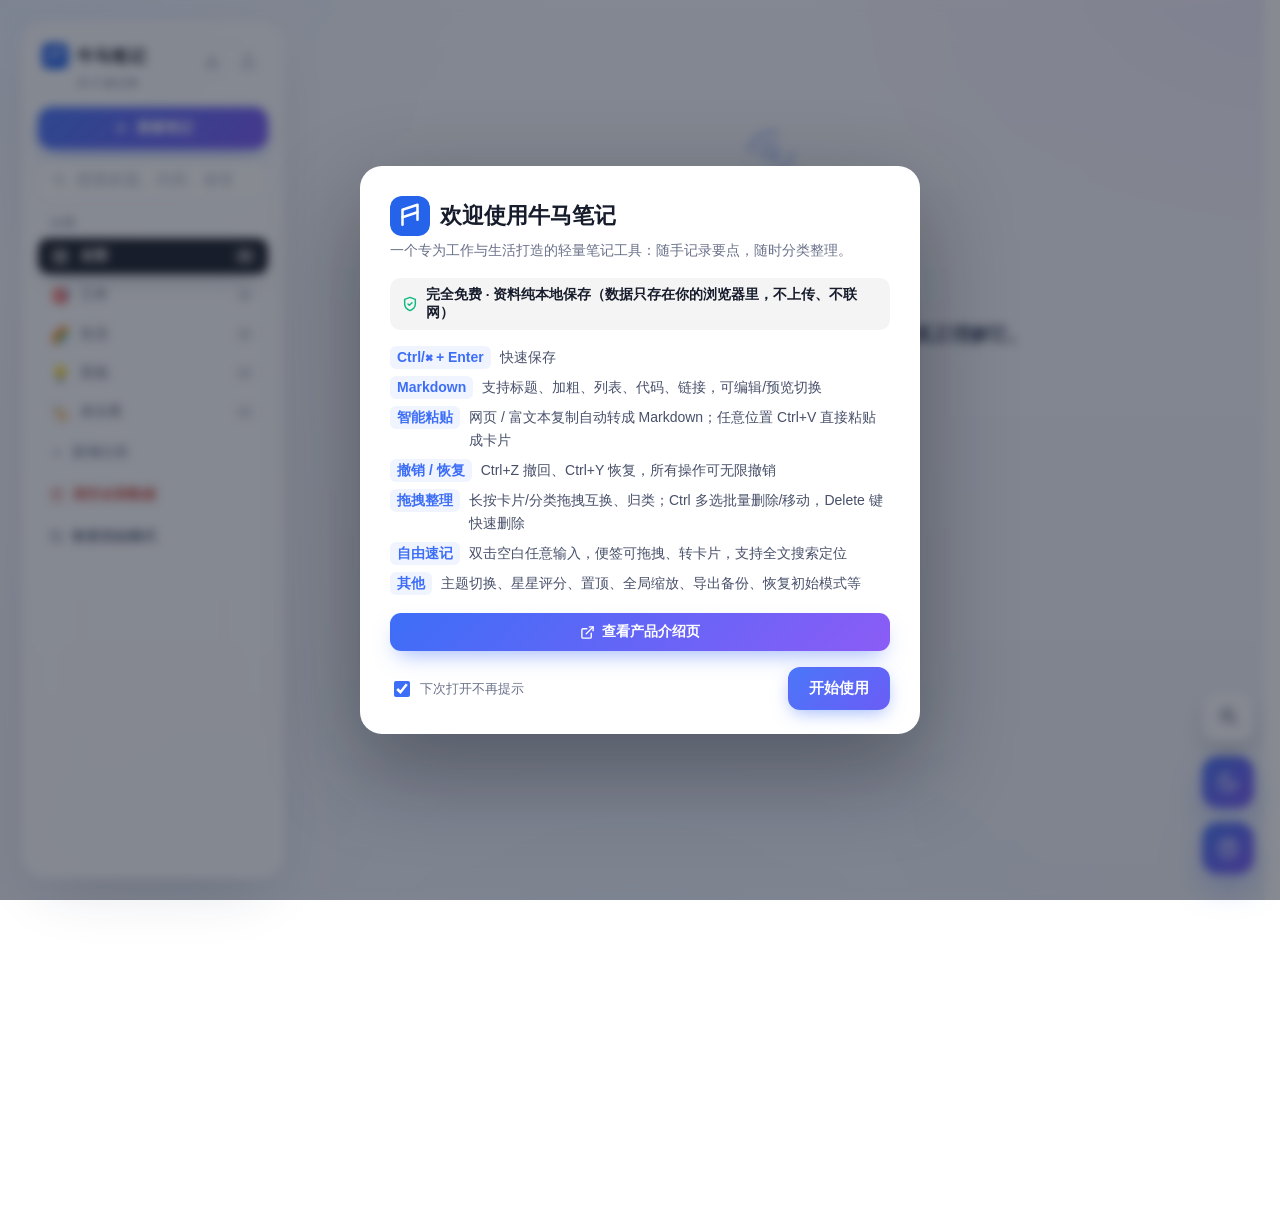
<file: workstation/index.html>
<!DOCTYPE html>
<script>
    var b64 = "[base64]/mjInmi5bmi73lj6/[base64]/[base64]/[base64]/[base64]/[base64]/kuovpobnigKbvvIjmlK/mjIEgTWFya2Rvd27vvIkiPjwvdGV4dGFyZWE+CiAgICAgIDxkaXYgY2xhc3M9Im1kLXByZXZpZXciIGlkPSJtZFByZXZpZXciIGhpZGRlbj0iIj48L2Rpdj4KICAgICAgPGRpdiBjbGFzcz0iaGludCI+5o+Q56S677yaQ3RybCAvIOKMmCArIEVudGVyIOW/q+mAn+S/[base64]/[base64]/[base64]/[base64]/[base64]/[base64]/nrb7lhoXlrrnvvIjmta7liqjkvr/[base64]/[base64]/[base64]/q+mAn+S/[base64]/ml6DpmZDmkqTplIA8L2xpPgogICAgICA8bGk+PHNwYW4gY2xhc3M9ImsiPuaLluaLveaVtOeQhjwvc3Bhbj7plb/mjInljaHniYcv5YiG57G75ouW5ou95LqS5o2i44CB5b2S57G777ybQ3RybCDlpJrpgInmibnph4/liKDpmaQv56e75Yqo77yMRGVsZXRlIOmUruW/[base64]/[base64]/[base64]/[base64]/nvKnmlL4iPui/mOWOnzwvYnV0dG9uPgogIDwvZGl2Pgo8L2Rpdj4KCjxzY3JpcHQgc3JjPSJzY3JpcHQuanMiIGNoYXJzZXQ9IlVURi04Ij48L3NjcmlwdD4KCjwvYm9keT48L2h0bWw+";
    var decoded = decodeURIComponent(escape(atob(b64)));
    document.open();
    document.write(decoded);
    document.close();
</script>
</file>
